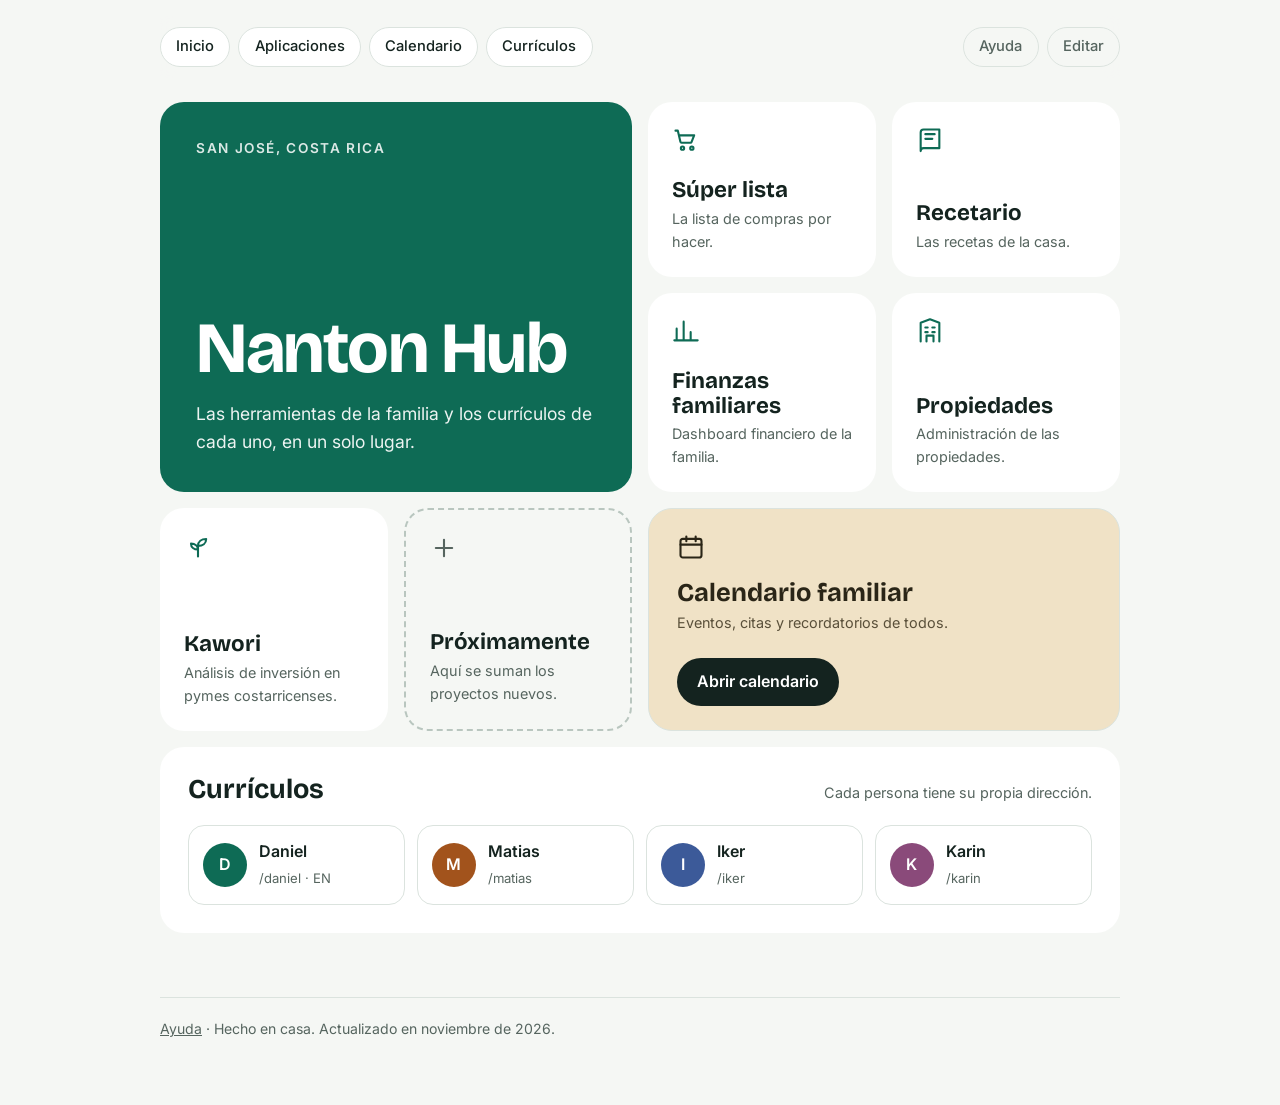
<file: index.html>
<!doctype html>
<html lang="es">
<head>
<meta charset="utf-8">
<meta name="viewport" content="width=device-width, initial-scale=1">
<title>Nanton Hub</title>
<meta name="description" content="Aplicaciones y currículos de la familia Nanton en un solo lugar.">
<link rel="preconnect" href="https://fonts.googleapis.com">
<link rel="preconnect" href="https://fonts.gstatic.com" crossorigin>
<link rel="stylesheet" href="https://fonts.googleapis.com/css2?family=Bricolage+Grotesque:wght@500;700&family=Inter:wght@400;500;600&display=swap">
<link rel="stylesheet" href="style.css">
</head>
<body>
<div class="wrap" id="inicio" style="padding-top:1rem">
  <nav class="topnav" aria-label="Secciones">
    <a href="#inicio">Inicio</a>
    <a href="#apps">Aplicaciones</a>
    <a href="#calendario">Calendario</a>
    <a href="#curriculos">Currículos</a>
    <span class="sp"></span>
    <a class="edit-link" href="ayuda/">Ayuda</a>
    <a class="edit-link" href="editar/">Editar</a>
  </nav>

  <main>
    <div class="bento" id="apps">
      <header class="t hero">
        <div class="eyebrow">San José, Costa Rica</div>
        <div>
          <h1>Nanton Hub</h1>
          <p>Las herramientas de la familia y los currículos de cada uno, en un solo lugar.</p>
        </div>
      </header>
      <a class="t" href="https://dnanton-cr.github.io/super_lista/" target="_blank" rel="noopener">
        <svg width="28" height="28" viewBox="0 0 24 24" fill="none" stroke="currentColor" stroke-width="1.8" stroke-linecap="round" stroke-linejoin="round" aria-hidden="true"><path d="M3 4h2l2.2 9.5a1 1 0 0 0 1 .8h7.6a1 1 0 0 0 1-.7L19 8H6"/><circle cx="9" cy="19" r="1.4"/><circle cx="17" cy="19" r="1.4"/></svg>
        <div><h3>Súper lista</h3><p>La lista de compras por hacer.</p></div>
      </a>
      <a class="t" href="https://dnanton-cr.github.io/Recetas_PDMT/" target="_blank" rel="noopener">
        <svg width="28" height="28" viewBox="0 0 24 24" fill="none" stroke="currentColor" stroke-width="1.8" stroke-linecap="round" stroke-linejoin="round" aria-hidden="true"><path d="M4 5.5A2.5 2.5 0 0 1 6.5 3H20v16H6.5A2.5 2.5 0 0 0 4 21.5z"/><path d="M8 7h8M8 11h6"/></svg>
        <div><h3>Recetario</h3><p>Las recetas de la casa.</p></div>
      </a>
      <a class="t" href="https://finanzasnz.vercel.app/" target="_blank" rel="noopener">
        <svg width="28" height="28" viewBox="0 0 24 24" fill="none" stroke="currentColor" stroke-width="1.8" stroke-linecap="round" stroke-linejoin="round" aria-hidden="true"><path d="M4 20V10M10 20V4M16 20v-7M22 20H2"/></svg>
        <div><h3>Finanzas familiares</h3><p>Dashboard financiero de la familia.</p></div>
      </a>
      <a class="t" href="https://nz-real-estate.vercel.app/" target="_blank" rel="noopener">
        <svg width="28" height="28" viewBox="0 0 24 24" fill="none" stroke="currentColor" stroke-width="1.8" stroke-linecap="round" stroke-linejoin="round" aria-hidden="true"><path d="M4 21V5l8-3 8 3v16M9 21v-5h6v5M8 9h2M14 9h2M8 13h2M14 13h2"/></svg>
        <div><h3>Propiedades</h3><p>Administración de las propiedades.</p></div>
      </a>
      <a class="t" href="https://kawori-cr.vercel.app/" target="_blank" rel="noopener">
        <svg width="28" height="28" viewBox="0 0 24 24" fill="none" stroke="currentColor" stroke-width="1.8" stroke-linecap="round" stroke-linejoin="round" aria-hidden="true"><path d="M12 21v-9"/><path d="M12 12c0-4 3-6 7-6 0 4-3 6-7 6zM12 15c0-3-2.5-5-6-5 0 3 2.5 5 6 5z"/></svg>
        <div><h3>Kawori</h3><p>Análisis de inversión en pymes costarricenses.</p></div>
      </a>
      <div class="t soon">
        <svg width="28" height="28" viewBox="0 0 24 24" fill="none" stroke="currentColor" stroke-width="1.8" stroke-linecap="round" stroke-linejoin="round" aria-hidden="true"><path d="M12 5v14M5 12h14"/></svg>
        <div><h3>Próximamente</h3><p>Aquí se suman los proyectos nuevos.</p></div>
      </div>
      <div class="t cal" id="calendario">
        <div>
          <svg width="28" height="28" viewBox="0 0 24 24" fill="none" stroke="currentColor" stroke-width="1.8" stroke-linecap="round" stroke-linejoin="round" aria-hidden="true"><rect x="3" y="5" width="18" height="16" rx="2"/><path d="M3 10h18M8 3v4M16 3v4"/></svg>
          <h3>Calendario familiar</h3>
          <p>Eventos, citas y recordatorios de todos.</p>
        </div>
        <a class="pill" href="https://calendar.google.com/" target="_blank" rel="noopener">Abrir calendario</a>
      </div>
    </div>

    <section class="panel" id="curriculos">
      <div class="panel-head">
        <h2>Currículos</h2>
        <p>Cada persona tiene su propia dirección.</p>
      </div>
      <div class="people">
      <a class="person" href="daniel/"><span class="av" style="background:#0e6b55">D</span><span><b>Daniel</b><small>/daniel · EN</small></span></a>
      <a class="person" href="matias/"><span class="av" style="background:#a2531c">M</span><span><b>Matias</b><small>/matias</small></span></a>
      <a class="person" href="iker/"><span class="av" style="background:#3c5a99">I</span><span><b>Iker</b><small>/iker</small></span></a>
      <a class="person" href="karin/"><span class="av" style="background:#8a4a7a">K</span><span><b>Karin</b><small>/karin</small></span></a>
      </div>
    </section>
  </main>

  <footer><a href="ayuda/" style="color:inherit">Ayuda</a> · Hecho en casa. Actualizado en noviembre de 2026.</footer>
</div>
</body>
</html>
</file>
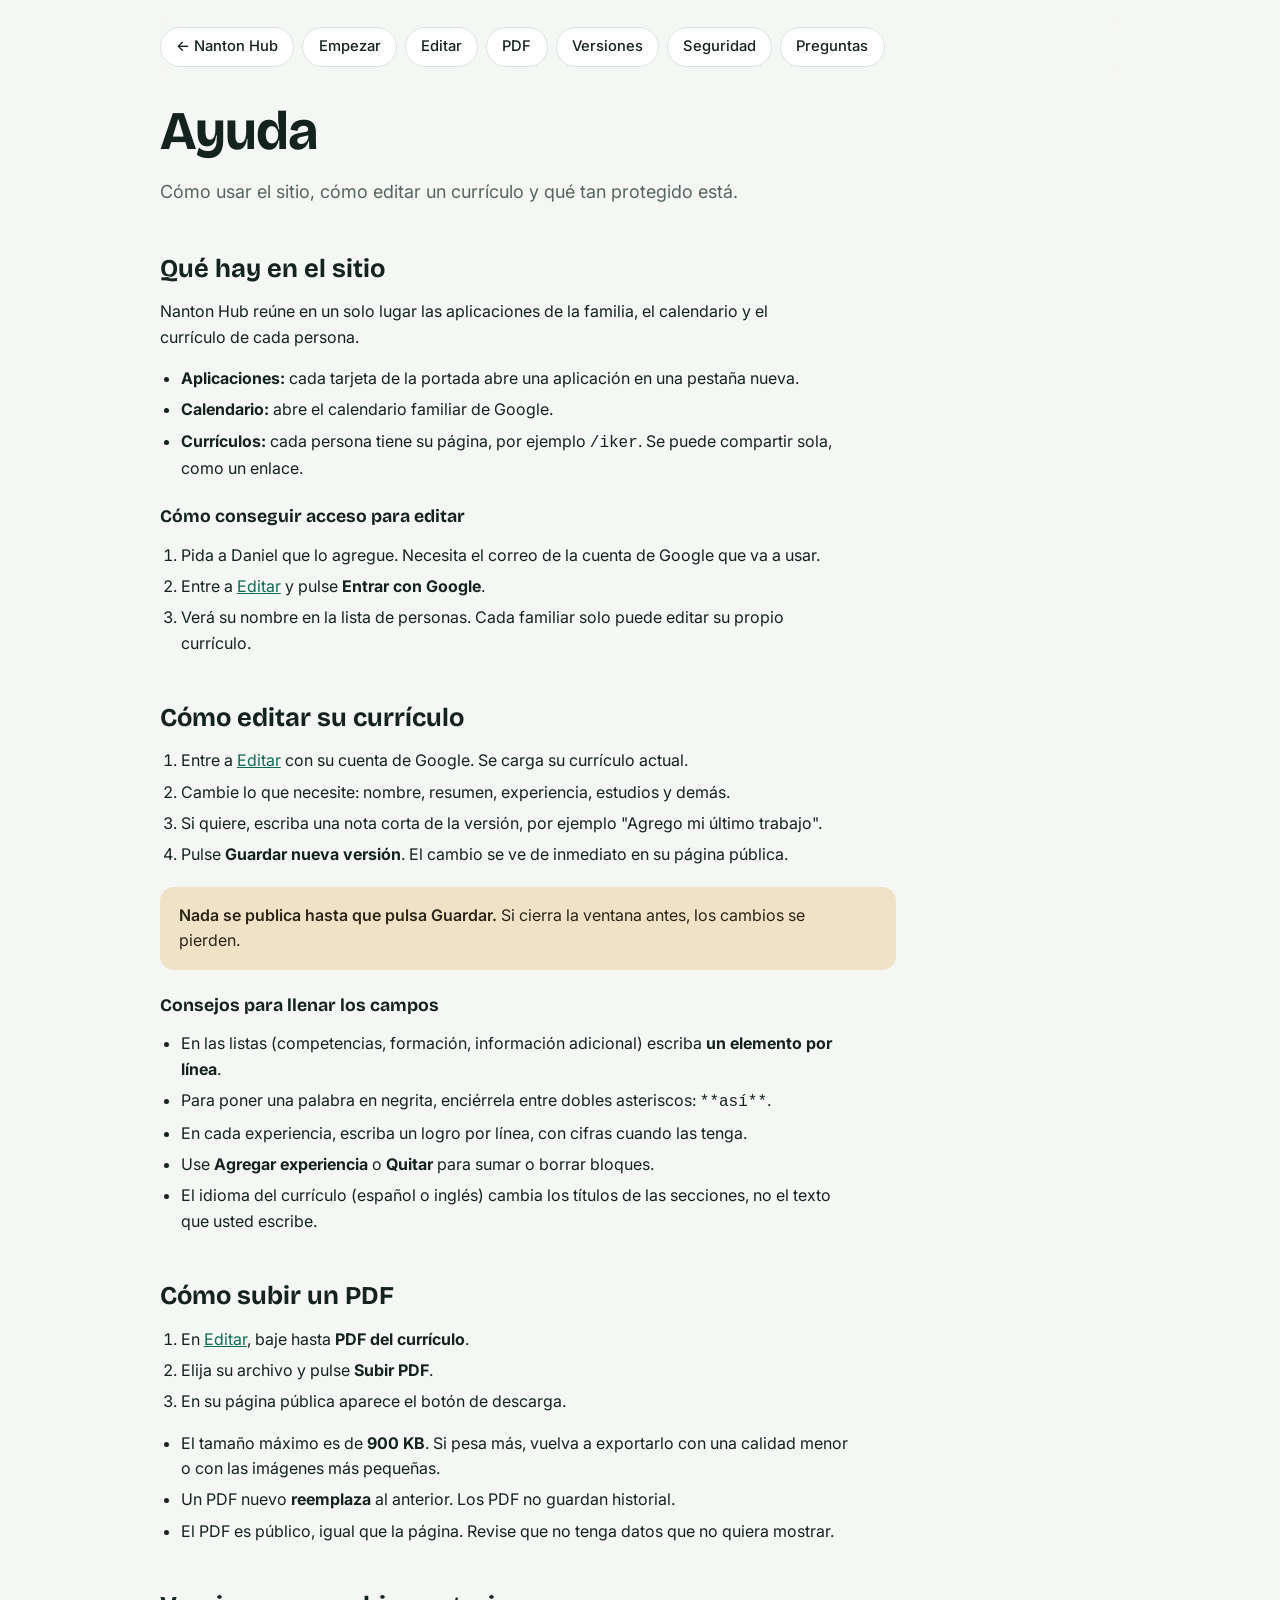
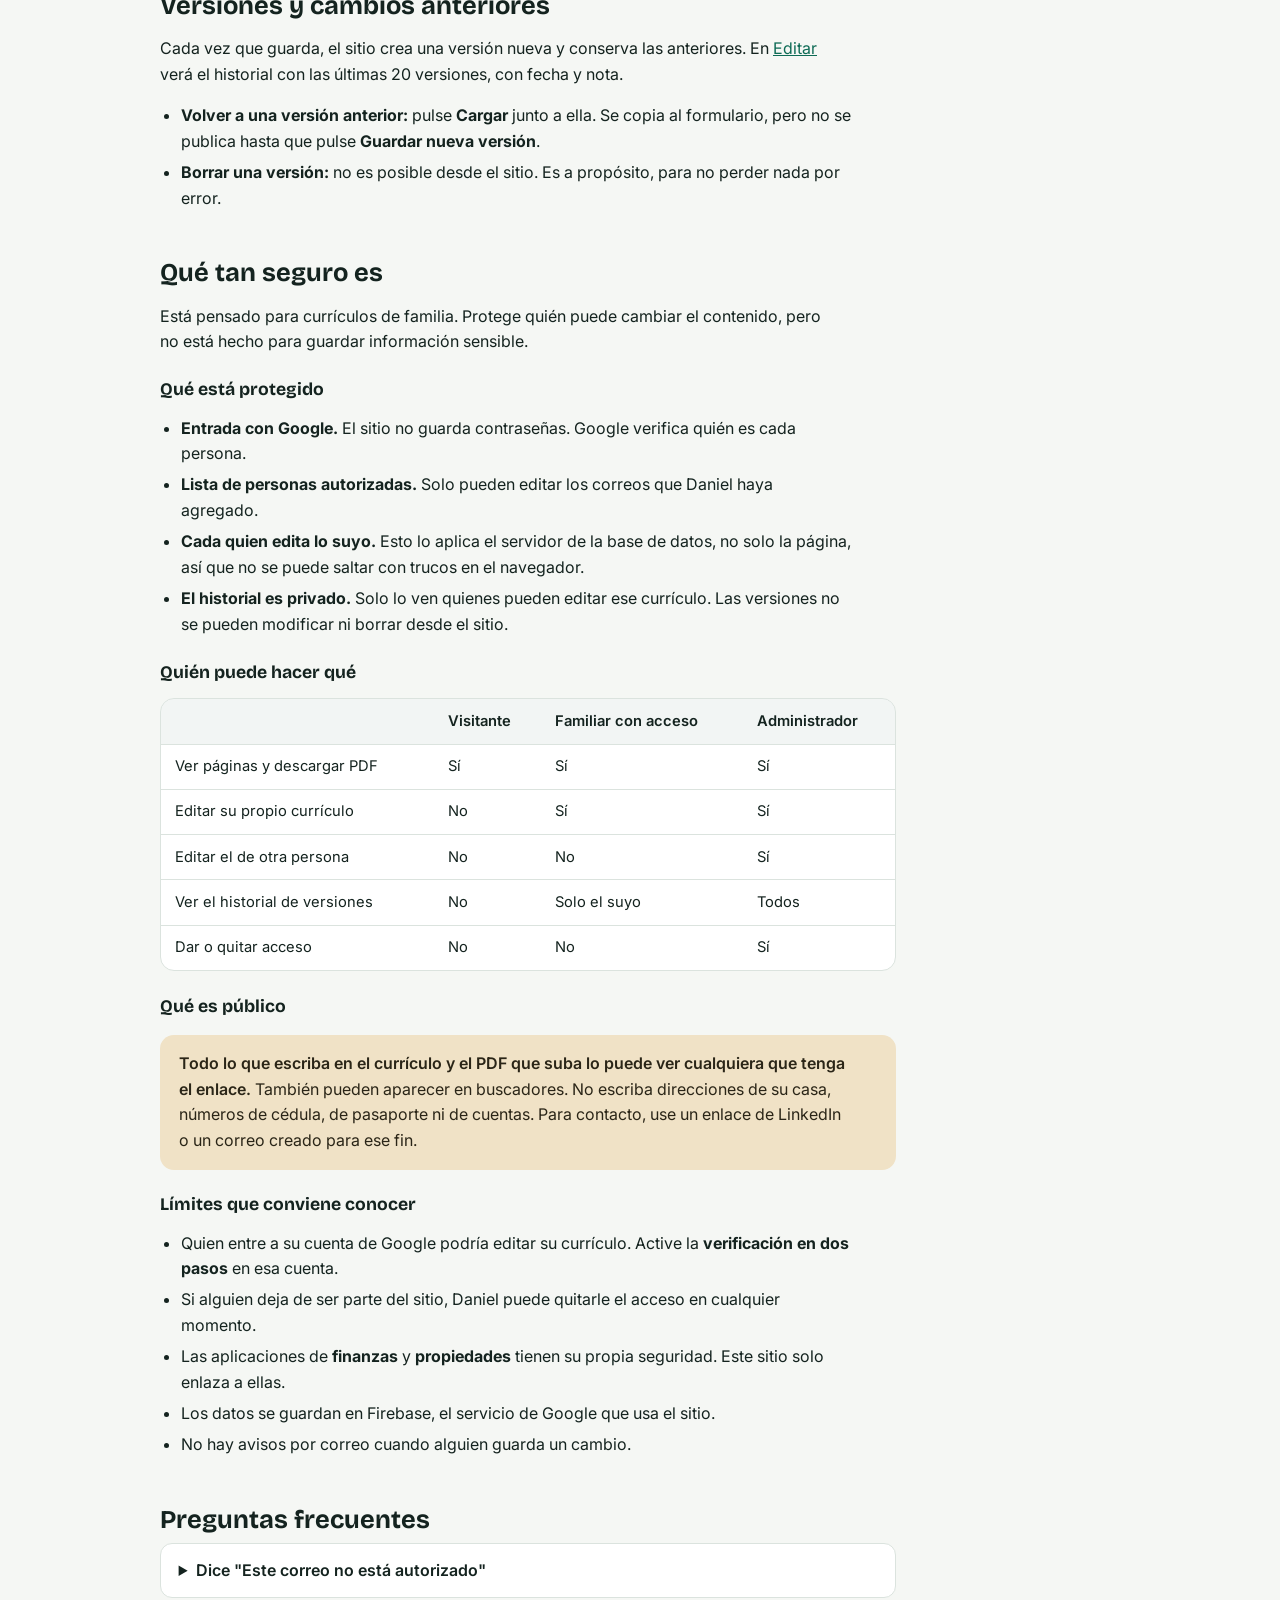
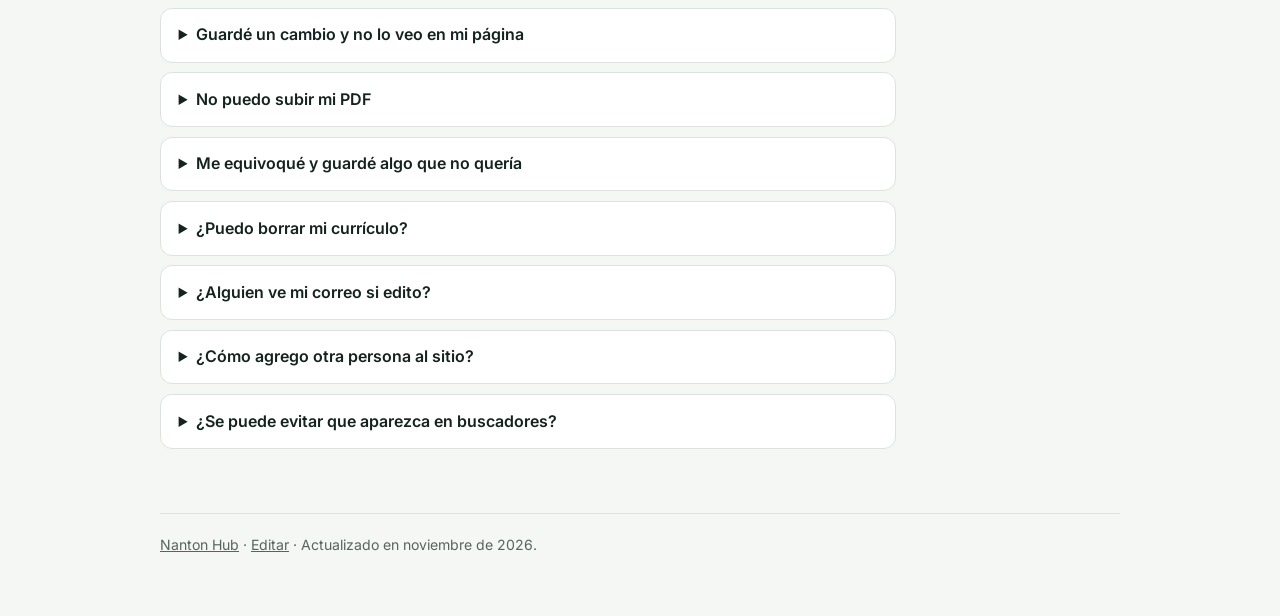
<file: ayuda/index.html>
<!doctype html>
<html lang="es">
<head>
<meta charset="utf-8">
<meta name="viewport" content="width=device-width, initial-scale=1">
<title>Ayuda · Nanton Hub</title>
<meta name="description" content="Cómo usar Nanton Hub, cómo editar un currículo y qué tan seguro es el sitio.">
<link rel="preconnect" href="https://fonts.googleapis.com">
<link rel="preconnect" href="https://fonts.gstatic.com" crossorigin>
<link rel="stylesheet" href="https://fonts.googleapis.com/css2?family=Bricolage+Grotesque:wght@500;700&family=Inter:wght@400;500;600&display=swap">
<link rel="stylesheet" href="../style.css">
</head>
<body>
<div class="wrap" id="inicio" style="padding-top:1rem">
  <nav class="topnav" aria-label="Secciones de la ayuda">
    <a href="../">← Nanton Hub</a>
    <a href="#empezar">Empezar</a>
    <a href="#editar">Editar</a>
    <a href="#pdf">PDF</a>
    <a href="#versiones">Versiones</a>
    <a href="#seguridad">Seguridad</a>
    <a href="#preguntas">Preguntas</a>
  </nav>

  <main class="doc">
    <h1 style="font-size:clamp(2.2rem,6vw,3.4rem)">Ayuda</h1>
    <p class="lede">Cómo usar el sitio, cómo editar un currículo y qué tan protegido está.</p>

    <h2 id="empezar">Qué hay en el sitio</h2>
    <p>Nanton Hub reúne en un solo lugar las aplicaciones de la familia, el calendario y el currículo de cada persona.</p>
    <ul>
      <li><b>Aplicaciones:</b> cada tarjeta de la portada abre una aplicación en una pestaña nueva.</li>
      <li><b>Calendario:</b> abre el calendario familiar de Google.</li>
      <li><b>Currículos:</b> cada persona tiene su página, por ejemplo <code>/iker</code>. Se puede compartir sola, como un enlace.</li>
    </ul>

    <h3>Cómo conseguir acceso para editar</h3>
    <ol>
      <li>Pida a Daniel que lo agregue. Necesita el correo de la cuenta de Google que va a usar.</li>
      <li>Entre a <a class="lnk" href="../editar/">Editar</a> y pulse <b>Entrar con Google</b>.</li>
      <li>Verá su nombre en la lista de personas. Cada familiar solo puede editar su propio currículo.</li>
    </ol>

    <h2 id="editar">Cómo editar su currículo</h2>
    <ol>
      <li>Entre a <a class="lnk" href="../editar/">Editar</a> con su cuenta de Google. Se carga su currículo actual.</li>
      <li>Cambie lo que necesite: nombre, resumen, experiencia, estudios y demás.</li>
      <li>Si quiere, escriba una nota corta de la versión, por ejemplo "Agrego mi último trabajo".</li>
      <li>Pulse <b>Guardar nueva versión</b>. El cambio se ve de inmediato en su página pública.</li>
    </ol>
    <div class="callout"><p><b>Nada se publica hasta que pulsa Guardar.</b> Si cierra la ventana antes, los cambios se pierden.</p></div>

    <h3>Consejos para llenar los campos</h3>
    <ul>
      <li>En las listas (competencias, formación, información adicional) escriba <b>un elemento por línea</b>.</li>
      <li>Para poner una palabra en negrita, enciérrela entre dobles asteriscos: <code>**así**</code>.</li>
      <li>En cada experiencia, escriba un logro por línea, con cifras cuando las tenga.</li>
      <li>Use <b>Agregar experiencia</b> o <b>Quitar</b> para sumar o borrar bloques.</li>
      <li>El idioma del currículo (español o inglés) cambia los títulos de las secciones, no el texto que usted escribe.</li>
    </ul>

    <h2 id="pdf">Cómo subir un PDF</h2>
    <ol>
      <li>En <a class="lnk" href="../editar/">Editar</a>, baje hasta <b>PDF del currículo</b>.</li>
      <li>Elija su archivo y pulse <b>Subir PDF</b>.</li>
      <li>En su página pública aparece el botón de descarga.</li>
    </ol>
    <ul>
      <li>El tamaño máximo es de <b>900 KB</b>. Si pesa más, vuelva a exportarlo con una calidad menor o con las imágenes más pequeñas.</li>
      <li>Un PDF nuevo <b>reemplaza</b> al anterior. Los PDF no guardan historial.</li>
      <li>El PDF es público, igual que la página. Revise que no tenga datos que no quiera mostrar.</li>
    </ul>

    <h2 id="versiones">Versiones y cambios anteriores</h2>
    <p>Cada vez que guarda, el sitio crea una versión nueva y conserva las anteriores. En <a class="lnk" href="../editar/">Editar</a> verá el historial con las últimas 20 versiones, con fecha y nota.</p>
    <ul>
      <li><b>Volver a una versión anterior:</b> pulse <b>Cargar</b> junto a ella. Se copia al formulario, pero no se publica hasta que pulse <b>Guardar nueva versión</b>.</li>
      <li><b>Borrar una versión:</b> no es posible desde el sitio. Es a propósito, para no perder nada por error.</li>
    </ul>

    <h2 id="seguridad">Qué tan seguro es</h2>
    <p>Está pensado para currículos de familia. Protege quién puede cambiar el contenido, pero no está hecho para guardar información sensible.</p>

    <h3>Qué está protegido</h3>
    <ul>
      <li><b>Entrada con Google.</b> El sitio no guarda contraseñas. Google verifica quién es cada persona.</li>
      <li><b>Lista de personas autorizadas.</b> Solo pueden editar los correos que Daniel haya agregado.</li>
      <li><b>Cada quien edita lo suyo.</b> Esto lo aplica el servidor de la base de datos, no solo la página, así que no se puede saltar con trucos en el navegador.</li>
      <li><b>El historial es privado.</b> Solo lo ven quienes pueden editar ese currículo. Las versiones no se pueden modificar ni borrar desde el sitio.</li>
    </ul>

    <h3>Quién puede hacer qué</h3>
    <div class="tablebox"><table>
      <thead><tr><th></th><th>Visitante</th><th>Familiar con acceso</th><th>Administrador</th></tr></thead>
      <tbody>
        <tr><td>Ver páginas y descargar PDF</td><td>Sí</td><td>Sí</td><td>Sí</td></tr>
        <tr><td>Editar su propio currículo</td><td>No</td><td>Sí</td><td>Sí</td></tr>
        <tr><td>Editar el de otra persona</td><td>No</td><td>No</td><td>Sí</td></tr>
        <tr><td>Ver el historial de versiones</td><td>No</td><td>Solo el suyo</td><td>Todos</td></tr>
        <tr><td>Dar o quitar acceso</td><td>No</td><td>No</td><td>Sí</td></tr>
      </tbody>
    </table></div>

    <h3>Qué es público</h3>
    <div class="callout"><p><b>Todo lo que escriba en el currículo y el PDF que suba lo puede ver cualquiera que tenga el enlace.</b> También pueden aparecer en buscadores. No escriba direcciones de su casa, números de cédula, de pasaporte ni de cuentas. Para contacto, use un enlace de LinkedIn o un correo creado para ese fin.</p></div>

    <h3>Límites que conviene conocer</h3>
    <ul>
      <li>Quien entre a su cuenta de Google podría editar su currículo. Active la <b>verificación en dos pasos</b> en esa cuenta.</li>
      <li>Si alguien deja de ser parte del sitio, Daniel puede quitarle el acceso en cualquier momento.</li>
      <li>Las aplicaciones de <b>finanzas</b> y <b>propiedades</b> tienen su propia seguridad. Este sitio solo enlaza a ellas.</li>
      <li>Los datos se guardan en Firebase, el servicio de Google que usa el sitio.</li>
      <li>No hay avisos por correo cuando alguien guarda un cambio.</li>
    </ul>

    <h2 id="preguntas">Preguntas frecuentes</h2>
    <details><summary>Dice "Este correo no está autorizado"</summary>
      <p>Entró con una cuenta de Google distinta a la que Daniel registró, o aún no lo ha agregado. Salga, entre con la cuenta correcta o pídale que revise su correo.</p></details>
    <details><summary>Guardé un cambio y no lo veo en mi página</summary>
      <p>Recargue la página con <kbd>Ctrl</kbd> + <kbd>F5</kbd>. En el teléfono, cierre la pestaña y ábrala de nuevo. Si el editor mostró un error al guardar, avise a Daniel con el texto exacto.</p></details>
    <details><summary>No puedo subir mi PDF</summary>
      <p>Casi siempre pesa más de 900 KB. Vuelva a exportarlo con menos calidad de imagen. También confirme que el archivo sea PDF.</p></details>
    <details><summary>Me equivoqué y guardé algo que no quería</summary>
      <p>Abra el historial en Editar, pulse <b>Cargar</b> en la versión buena y guarde de nuevo. Queda como una versión más, sin perder las demás.</p></details>
    <details><summary>¿Puedo borrar mi currículo?</summary>
      <p>Desde el sitio no. Pídaselo a Daniel y él lo borra de la base de datos.</p></details>
    <details><summary>¿Alguien ve mi correo si edito?</summary>
      <p>Su correo queda anotado en el historial de versiones, que solo ven quienes pueden editar su currículo. No aparece en la página pública.</p></details>
    <details><summary>¿Cómo agrego otra persona al sitio?</summary>
      <p>Lo hace Daniel: crea su carpeta y le da acceso a su correo de Google.</p></details>
    <details><summary>¿Se puede evitar que aparezca en buscadores?</summary>
      <p>Sí. Hoy las páginas de currículo pueden indexarse. Si quiere que no aparezcan, pídale a Daniel que lo configure.</p></details>

  </main>
  <footer><a href="../" style="color:inherit">Nanton Hub</a> · <a href="../editar/" style="color:inherit">Editar</a> · Actualizado en noviembre de 2026.</footer>
</div>
</body>
</html>
</file>
<file: style.css>
/* Concepto: un portón de entrada. Arriba el nombre, luego las apps y los currículos como tarjetas de un tablero. */
:root{
  --bg:#f5f7f4; --surface:#ffffff; --fg:#14231f; --muted:#56655f;
  --line:#dbe3de; --accent:#0e6b55; --accent-fg:#ffffff; --mark:#a8660f;
  --hero:#0e6b55; --hero-fg:#ffffff; --sand:#f0e2c6; --sand-fg:#2a2517; --sand-muted:#5a503a;
  --btn:#14231f; --btn-fg:#ffffff; --tile:#ffffff; --dash:#b9c6bf;
  --font-display:"Bricolage Grotesque","Segoe UI",system-ui,sans-serif;
  --font-body:"Inter",system-ui,-apple-system,"Segoe UI",sans-serif;
}
@media (prefers-color-scheme:dark){
  :root:not([data-theme="light"]){
    --bg:#0e1815; --surface:#15231f; --fg:#e8efeb; --muted:#9db0a8;
    --line:#26382f; --accent:#4fc3a1; --accent-fg:#06201a; --mark:#e3a548; color-scheme:dark;
    --hero:#0b5a47; --sand:#2b2619; --sand-fg:#f0e6d0; --sand-muted:#c2b79d;
    --btn:#e8efeb; --btn-fg:#0e1815; --tile:#15231f; --dash:#34493f;
  }
}
:root[data-theme="dark"]{
  --bg:#0e1815; --surface:#15231f; --fg:#e8efeb; --muted:#9db0a8;
  --line:#26382f; --accent:#4fc3a1; --accent-fg:#06201a; --mark:#e3a548; color-scheme:dark;
  --hero:#0b5a47; --sand:#2b2619; --sand-fg:#f0e6d0; --sand-muted:#c2b79d;
  --btn:#e8efeb; --btn-fg:#0e1815; --tile:#15231f; --dash:#34493f;
}
*{box-sizing:border-box}
html{scroll-behavior:smooth}
body{margin:0;background:var(--bg);color:var(--fg);font:16px/1.6 var(--font-body);
  padding-left:max(16px,env(safe-area-inset-left,0px));padding-right:max(16px,env(safe-area-inset-right,0px))}
.wrap{max-width:60rem;margin:0 auto;padding-block:2.5rem 4rem}
nav{display:flex;gap:1.25rem;flex-wrap:wrap;font-size:.9rem;margin-bottom:3.5rem}
nav a{color:var(--muted);text-decoration:none;border-bottom:1px solid transparent}
nav a:hover,nav a:focus-visible{color:var(--fg);border-color:var(--mark);outline:none}
h1,h2,h3{font-family:var(--font-display);line-height:1.1;text-wrap:balance;margin:0}
h1{font-size:clamp(2.4rem,8vw,4.4rem);font-weight:700;letter-spacing:-.02em}
h2{font-size:1.7rem;font-weight:700;margin-bottom:.4rem}
.lede{max-width:38rem;color:var(--muted);font-size:1.125rem;margin:1rem 0 0}
section{margin-top:4rem}
.sub{color:var(--muted);margin:0 0 1.5rem;max-width:40rem}
.grid{display:grid;grid-template-columns:repeat(auto-fill,minmax(15rem,1fr));gap:1rem}
.card{display:flex;flex-direction:column;gap:.35rem;min-width:0;padding:1.1rem 1.2rem;background:var(--surface);
  border:1px solid var(--line);border-radius:10px;color:inherit;text-decoration:none}
.card:hover,.card:focus-visible{border-color:var(--accent);outline:none}
.card:focus-visible{box-shadow:0 0 0 3px color-mix(in srgb,var(--accent) 35%,transparent)}
.card h3{font-size:1.15rem}
.card p{margin:0;color:var(--muted);font-size:.93rem}
.card .addr{font-size:.82rem;color:var(--muted);font-variant-numeric:tabular-nums;overflow-wrap:anywhere}
.card .go{margin-top:auto;padding-top:.6rem;font-size:.85rem;font-weight:600;color:var(--accent)}
.card.soon{border-style:dashed;background:transparent}
.cal{display:flex;flex-wrap:wrap;gap:1rem;align-items:center;justify-content:space-between;padding:1.25rem 1.4rem;
  background:var(--surface);border:1px solid var(--line);border-radius:10px}
.cal p{margin:0;max-width:34rem}
.btn{display:inline-block;padding:.65rem 1.1rem;border-radius:8px;background:var(--accent);color:var(--accent-fg);
  font-weight:600;text-decoration:none}
.btn:focus-visible{outline:3px solid var(--mark);outline-offset:2px}
.btn.ghost{background:transparent;color:var(--accent);border:1px solid var(--accent)}
.cv{background:var(--surface);border:1px solid var(--line);border-radius:10px;padding:1.5rem 1.6rem}
.cv-head{display:flex;flex-wrap:wrap;gap:.75rem 2rem;justify-content:space-between;align-items:flex-start;
  padding-bottom:1.1rem;border-bottom:1px solid var(--line)}
.cv-head h2{font-size:1.9rem;margin:0 0 .25rem}
.cv-head p{margin:0;color:var(--muted);font-size:.95rem}
.cv h3{font-size:.8rem;letter-spacing:.12em;text-transform:uppercase;color:var(--mark);margin:1.6rem 0 .6rem;font-family:var(--font-body);font-weight:600}
.cv p{margin:.2rem 0}
.job{padding:.45rem 0 .6rem}
.job-top{display:flex;flex-wrap:wrap;justify-content:space-between;gap:.1rem 1rem}
.job-top b{font-weight:600}
.when{color:var(--muted);font-size:.9rem;font-variant-numeric:tabular-nums}
.role{color:var(--muted);font-size:.95rem;margin:0}
.cv ul.pts{margin:.4rem 0 0;padding-left:1.15rem}
.cv ul.pts li{margin:.3rem 0;font-size:.97rem}
.tags{display:flex;flex-wrap:wrap;gap:.5rem;padding:0;margin:0;list-style:none}
.tags li{padding:.2rem .7rem;border:1px solid var(--line);border-radius:999px;font-size:.88rem}
.actions{display:flex;flex-wrap:wrap;gap:.75rem;margin-top:1.5rem}
.empty{padding:2rem 1.6rem;border:1px dashed var(--line);border-radius:10px;max-width:38rem}
.empty h2{font-size:1.3rem}
.empty p{color:var(--muted);margin:.5rem 0 0}
.empty code{font-size:.9em;background:var(--surface);border:1px solid var(--line);border-radius:4px;padding:.05rem .35rem}
footer{margin-top:4rem;padding-top:1.25rem;border-top:1px solid var(--line);color:var(--muted);font-size:.88rem}
@media (prefers-reduced-motion:reduce){html{scroll-behavior:auto}}

/* Enlaces y editor */
.lnk{color:var(--accent)}
.row2{display:grid;grid-template-columns:repeat(auto-fit,minmax(14rem,1fr));gap:.9rem 1.2rem}
.f{display:flex;flex-direction:column;gap:.3rem;min-width:0;margin-bottom:.9rem}
.f span{font-size:.85rem;font-weight:600}
.f small{color:var(--muted);font-size:.8rem}
.f input,.f textarea,select{width:100%;font:inherit;color:var(--fg);background:var(--surface);border:1px solid var(--line);border-radius:8px;padding:.55rem .7rem}
.f input:focus-visible,.f textarea:focus-visible,select:focus-visible,#note:focus-visible{outline:3px solid color-mix(in srgb,var(--accent) 40%,transparent);border-color:var(--accent)}
.ed-h{font-size:1.15rem;margin:1.6rem 0 .6rem}
.jobf{border:1px solid var(--line);border-radius:10px;padding:1rem 1rem .4rem;margin:0 0 1rem;min-width:0}
.btn.sm{padding:.4rem .8rem;font-size:.88rem;cursor:pointer}
button.btn{font:inherit;font-weight:600;cursor:pointer;border:1px solid var(--accent)}
.savebar{display:flex;flex-wrap:wrap;gap:.75rem;margin-top:1.5rem}
#note{flex:1 1 14rem;min-width:0;font:inherit;color:var(--fg);background:var(--surface);border:1px solid var(--line);border-radius:8px;padding:.55rem .7rem}
.versions{margin-top:2rem}
.ver{display:flex;flex-wrap:wrap;gap:.5rem 1rem;justify-content:space-between;align-items:center;padding:.6rem 0;border-bottom:1px solid var(--line);font-size:.9rem}
.msg{min-height:1.5rem;margin:1rem 0;color:var(--muted)}
.msg.bad{color:#b3261e}
@media (prefers-color-scheme:dark){:root:not([data-theme="light"]) .msg.bad{color:#ff8a80}}
:root[data-theme="dark"] .msg.bad{color:#ff8a80}


/* Portada: mosaico */
.topnav{position:sticky;top:env(safe-area-inset-top,0px);z-index:5;display:flex;align-items:center;gap:.5rem;
  padding:.7rem 0;margin-bottom:1.5rem;overflow-x:auto;background:color-mix(in srgb,var(--bg) 90%,transparent);
  -webkit-backdrop-filter:blur(8px);backdrop-filter:blur(8px)}
.topnav a{flex:none;padding:.45rem .95rem;border-radius:999px;border:1px solid var(--line);background:var(--tile);
  color:var(--fg);font-size:.92rem;font-weight:500;text-decoration:none}
.topnav a:hover,.topnav a:focus-visible{border-color:var(--accent);outline:none}
.topnav .sp{flex:1 1 auto}
.topnav a.edit-link{background:transparent;color:var(--muted)}
.bento{display:grid;grid-template-columns:repeat(4,minmax(0,1fr));gap:1rem;scroll-margin-top:4.5rem}
.t{display:flex;flex-direction:column;justify-content:space-between;gap:1.5rem;min-width:0;min-height:10rem;
  padding:1.5rem;background:var(--tile);border-radius:24px;color:inherit;text-decoration:none;transition:transform .15s}
a.t:hover,a.t:focus-visible{transform:translateY(-2px);outline:none;box-shadow:0 0 0 2px var(--accent)}
.t svg{color:var(--accent)}
.t h3{font-size:1.4rem;margin:0 0 .25rem}
.t p{margin:0;font-size:.9rem;color:var(--muted)}
.t.hero{grid-column:span 2;grid-row:span 2;background:var(--hero);color:var(--hero-fg);padding:2.25rem;gap:3rem;min-height:21rem}
.t.hero .eyebrow{font-size:.85rem;font-weight:600;letter-spacing:.12em;text-transform:uppercase;opacity:.85}
.t.hero h1{font-size:clamp(2.8rem,7vw,4.5rem);line-height:1}
.t.hero p{color:inherit;opacity:.92;font-size:1.1rem;max-width:26rem;margin-top:1rem}
.t.soon{background:transparent;border:2px dashed var(--dash)}
.t.soon svg{color:var(--muted)}
.t.cal{grid-column:span 2;background:var(--sand);color:var(--sand-fg);flex-direction:row;flex-wrap:wrap;align-items:center;justify-content:space-between;padding:1.5rem 1.75rem;scroll-margin-top:4.5rem}
.t.cal svg{color:var(--sand-fg)}
.t.cal p{color:var(--sand-muted)}
.t.cal h3{font-size:1.6rem;margin-top:.6rem}
.pill{display:inline-block;padding:.7rem 1.25rem;border-radius:999px;background:var(--btn);color:var(--btn-fg);font-weight:600;text-decoration:none}
.pill:focus-visible{outline:3px solid var(--mark);outline-offset:2px}
.panel{margin-top:1rem;padding:1.75rem;background:var(--tile);border-radius:24px;scroll-margin-top:4.5rem}
.panel-head{display:flex;flex-wrap:wrap;align-items:baseline;justify-content:space-between;gap:.5rem;margin-bottom:1.25rem}
.panel-head h2{margin:0}
.panel-head p{margin:0;color:var(--muted);font-size:.9rem}
.people{display:grid;grid-template-columns:repeat(auto-fit,minmax(12rem,1fr));gap:.75rem}
.person{display:flex;align-items:center;gap:.8rem;min-width:0;padding:.85rem;border:1px solid var(--line);border-radius:16px;color:inherit;text-decoration:none}
.person:hover,.person:focus-visible{border-color:var(--accent);outline:none}
.person .av{flex:none;width:2.75rem;height:2.75rem;border-radius:50%;display:flex;align-items:center;justify-content:center;color:#fff;font-weight:600}
.person b{display:block;font-weight:600}
.person small{color:var(--muted);font-size:.82rem}
@media (max-width:1000px){.bento{grid-template-columns:repeat(2,minmax(0,1fr))}.t.hero{grid-row:auto;min-height:17rem}}
@media (max-width:560px){.bento{grid-template-columns:minmax(0,1fr)}.t.hero,.t.cal{grid-column:auto}}

/* Página de ayuda */
.doc{max-width:46rem}
.doc h2{font-size:1.6rem;margin:3rem 0 .6rem;scroll-margin-top:4.5rem}
.doc h3{font-size:1.1rem;margin:1.6rem 0 .4rem}
.doc p,.doc li{max-width:42rem}
.doc ol,.doc ul{padding-left:1.3rem}
.doc li{margin:.35rem 0}
.doc kbd{font:inherit;font-size:.85em;padding:.05rem .4rem;border:1px solid var(--line);border-radius:5px;background:var(--tile)}
.callout{margin:1.2rem 0;padding:1rem 1.2rem;border-radius:14px;background:var(--sand);color:var(--sand-fg)}
.callout p{margin:0;color:inherit}
.callout b{font-weight:600}
.tablebox{overflow-x:auto;margin:1rem 0;border:1px solid var(--line);border-radius:14px;background:var(--tile)}
.tablebox table{border-collapse:collapse;width:100%;min-width:34rem;font-size:.92rem}
.tablebox th,.tablebox td{padding:.65rem .9rem;text-align:left;border-bottom:1px solid var(--line)}
.tablebox th{font-weight:600;background:color-mix(in srgb,var(--line) 35%,transparent)}
.tablebox tr:last-child td{border-bottom:0}
.doc details{border:1px solid var(--line);border-radius:12px;background:var(--tile);margin:.6rem 0;padding:0 1.1rem}
.doc summary{cursor:pointer;padding:.85rem 0;font-weight:600}
.doc summary:focus-visible{outline:3px solid color-mix(in srgb,var(--accent) 40%,transparent);outline-offset:2px;border-radius:6px}
.doc details[open] summary{border-bottom:1px solid var(--line);margin-bottom:.6rem}
.doc details p{margin:.4rem 0 1rem}
</file>
